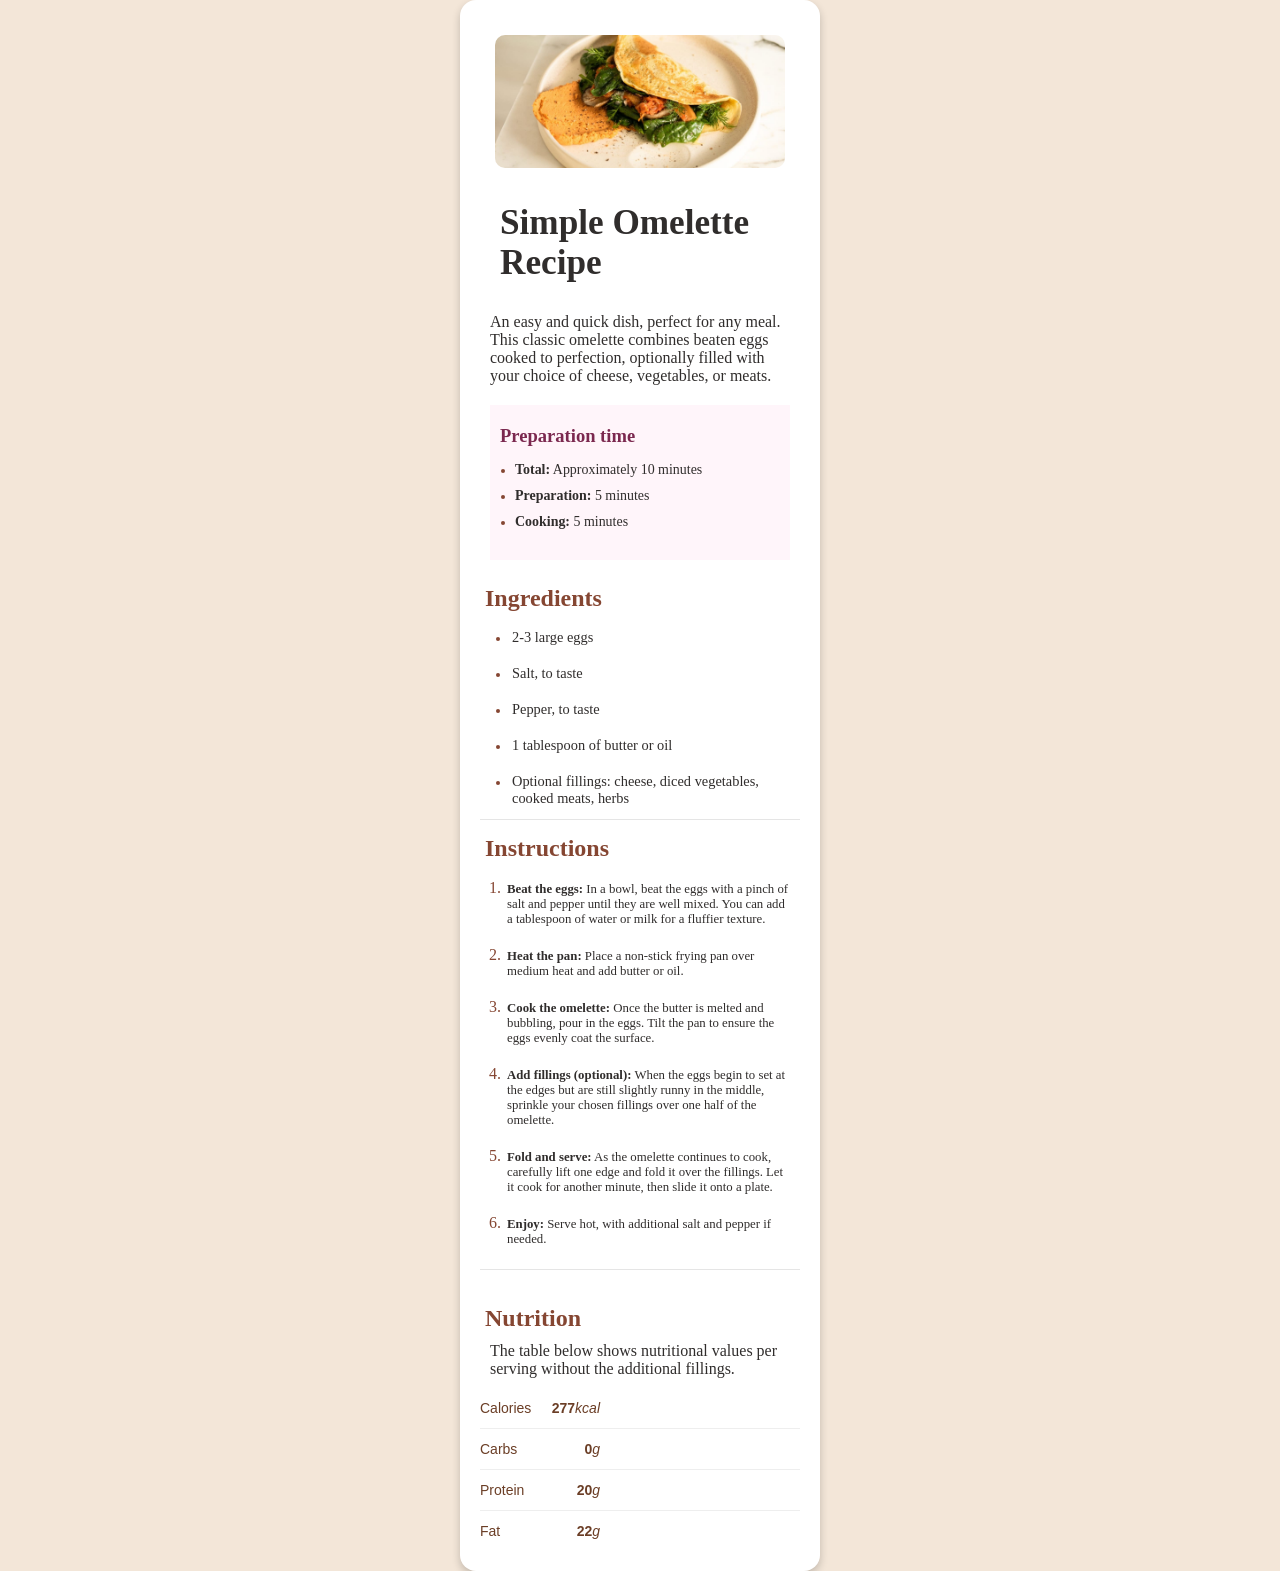
<file: index.html>
<!DOCTYPE html>
<html lang="en">
<head>
  <meta charset="UTF-8">
  <meta name="viewport" content="width=device-width, initial-scale=1.0"> <!-- displays site properly based on user's device -->

  <link rel="icon" type="image/png" sizes="32x32" href="./assets/images/favicon-32x32.png">
  <link rel="stylesheet" href="style.css">
  <title>Frontend Mentor | Recipe page</title>

 
</head>
<body>
  <div class="contenedor">
    <div class="carta">
      <img src="image-omelette.jpeg" alt="foto">

   

  <h1>Simple Omelette Recipe </h1>

  <p> An easy and quick dish, perfect for any meal. This classic omelette combines beaten eggs cooked 
  to perfection, optionally filled with your choice of cheese, vegetables, or meats.</p>
<div class="preparacion">
  <h4> Preparation time </h4>

  <ul>
    <li><strong>Total:</strong> Approximately 10 minutes</li>
    <li><strong>Preparation: </strong>5 minutes</li>
    <li><strong>Cooking:  </strong>5 minutes</li>
  </div>
  
</ul>

  <h3> Ingredients </h3>
<div class="ingredientes">
  <ul>
    <li>2-3 large eggs</li>
    <li>Salt, to taste</li>
    <li>Pepper, to taste</li>
    <li>1 tablespoon of butter or oil</li>
    <li>Optional fillings: cheese, diced vegetables, cooked meats, 
      herbs</li>
    </div>
  
  

</ul>

  <div class="introducion">
  <h3>  Instructions </h3>
  <ol>

  <li><strong>Beat the eggs: </strong>In a bowl, beat the eggs with a pinch of salt and pepper until they are well mixed. 
  You can add a tablespoon of water or milk for a fluffier texture.</li>

  <li><strong> Heat the pan:</strong> Place a non-stick frying pan over medium heat and add butter or oil.</li>

  <li><strong>Cook the omelette:</strong> Once the butter is melted and bubbling, pour in the eggs. Tilt the pan to ensure 
  the eggs evenly coat the surface.</li>

  <li><strong>Add fillings (optional):</strong> When the eggs begin to set at the edges but are still slightly runny in the 
  middle, sprinkle your chosen fillings over one half of the omelette.</li>

  <li><strong>Fold and serve:</strong> As the omelette continues to cook, carefully lift one edge and fold it over the 
  fillings. Let it cook for another minute, then slide it onto a plate.</li>

  <li><strong>Enjoy: </strong>Serve hot, with additional salt and pepper if needed.</li>
</ol>
</div>

  
  <h3>  Nutrition </h3>

<p>  The table below shows nutritional values per serving without the additional fillings.</p>

<div class="nutrition-info">
  <div class="row">
    <span class="label">Calories</span>
    <span class="value">277<span class="unit">kcal</span></span>
  </div>
  <div class="row">
    <span class="label">Carbs</span>
    <span class="value">0<span class="unit">g</span></span>
  </div>
  <div class="row">
    <span class="label">Protein</span>
    <span class="value">20<span class="unit">g</span></span>
  </div>
  <div class="row">
    <span class="label">Fat</span>
    <span class="value">22<span class="unit">g</span></span>
  </div>
</div>
 

</div>
</div>
 
</body>
</html>
</file>
<file: style.css>
*{
    margin: 0;
    padding: 0;

}
body{
    background-color: hsl(30, 54%, 90%);
    font-family: 'Young Serif'
}

.contenedor {
    display: flex;
   
    justify-content: center;
    align-items: center;
    height: 100%;
  
}

.contenedor .carta  {
    background-color: hsl(30, 54%, 100%);
    border-radius: 16px;
    box-shadow: 0 4px 8px rgba(0, 0, 0, 0.2);
    padding: 20px;
    width: 25%;
    height: 100%;
    display: flex;
    flex-direction: column;
  
  
}

img {
    margin: 15px;
    border-radius: 10px;

}
h1 {
    text-align: left;
    color: hsl(24, 5%, 18%);
    font-size: 2.2em;
    margin: 20px;
}

p {
    text-align: left;
    color: hsl(24, 5%, 18%);
    font-size: 1em;
    margin: 10px;
    font-family: 'Outfit Regular'
}

.preparacion {
    background-color: hsl(330, 100%, 98%);
    padding: 20px;
    text-align: left;
    color: hsl(24, 5%, 18%);
    font-size: 0.80em;
    margin: 10px;
}
h4 {
    color: hsl(332, 51%, 32%);
    font-size: 1.45em;
    margin-left: -10px;
    margin-bottom: 15px;
}
ul  li{
    margin: 10px;
    color: hsl(24, 5%, 18%);
    font-size: 1.09em;
    margin-left:  5px;
}

h3 {
    color: hsl(14, 45%, 36%);
    font-size: 1.50em;
    margin-left: 5px;
    margin-top: 15px;
}
.introducion{
    border-bottom: 1px   solid rgba(0, 0, 0, 0.1);
    margin-bottom: 20px;
    


}
.ingredientes {
    border-bottom: 1px   solid rgba(0, 0, 0, 0.1);
}

.ingredientes ul li {

    padding: 2px;
    margin: 15px 10px 10px 30px;
    font-size: 0.90em;
    border-radius: 16px;
    border: 1;
   
}
ol {
    margin-bottom: 20px;
}

ol li {
    margin: 6px;
    color: hsl(24, 5%, 18%);
    font-size: 0.80em;
    margin-left:  25px;
    padding: 2px;
    margin-top: 15px;
    margin-bottom: 5px;
}

ol li::marker {
    color: hsl(14, 45%, 36%);
   font-size: 1.25em;
    margin-top: 15px 10px;
}

.nutrition-info {
    
    font-family: Arial, sans-serif;
    color: #6b3e26; 
   
 
  }
  
  .nutrition-info .row {
    display: flex;
    justify-content: space-between;
    padding: 12px 0;
    border-bottom: 1px solid #eee;
  }
  
  .nutrition-info .row:last-child {
    border-bottom: none;
  }
  
  .label {
    font-size: 14px;
  }
  
  .value {
    font-weight: bold;
    font-size: 14px;
  }
  
  .unit {
    font-weight: normal;
    font-style: italic;
    margin-right:  200px;
  }

  ul li::marker {
    color: hsl(14, 45%, 36%);
    font-size: 0.85em;
    margin-top: 15px 10px;
  }
</file>
